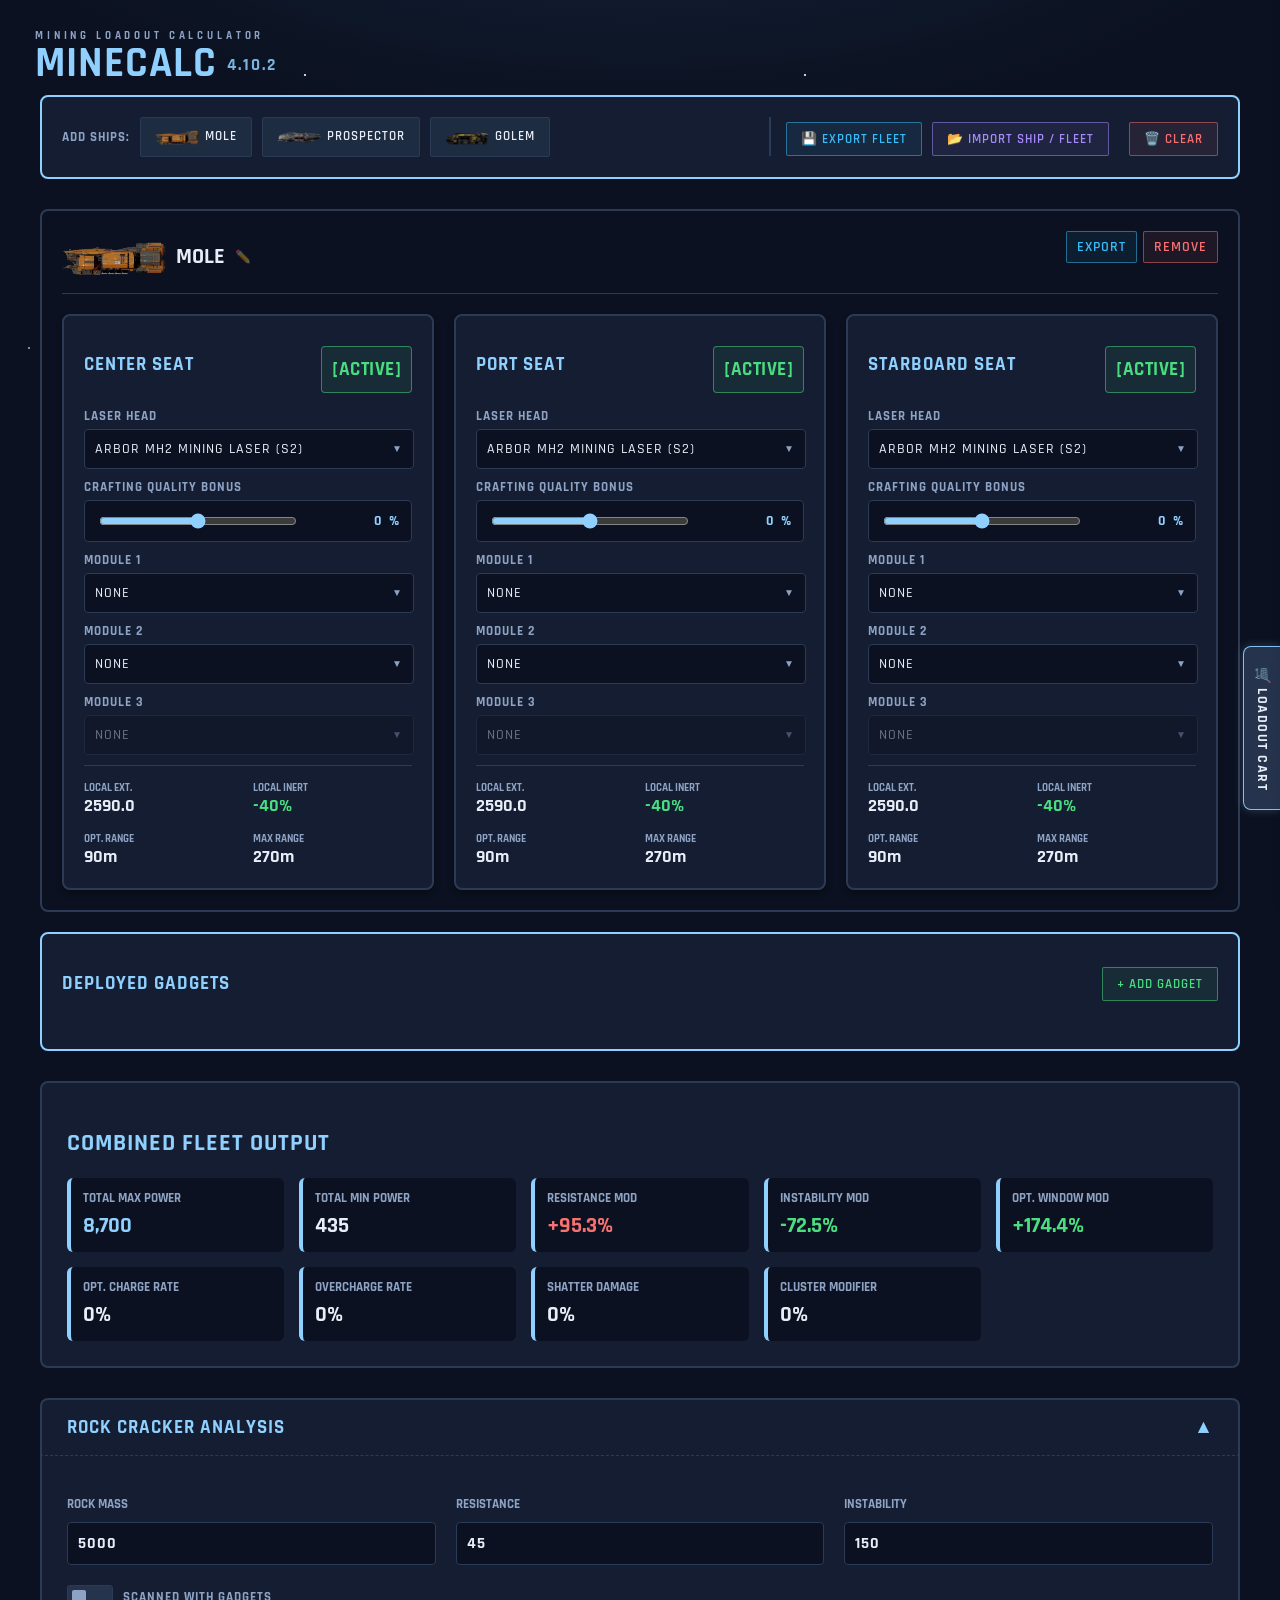
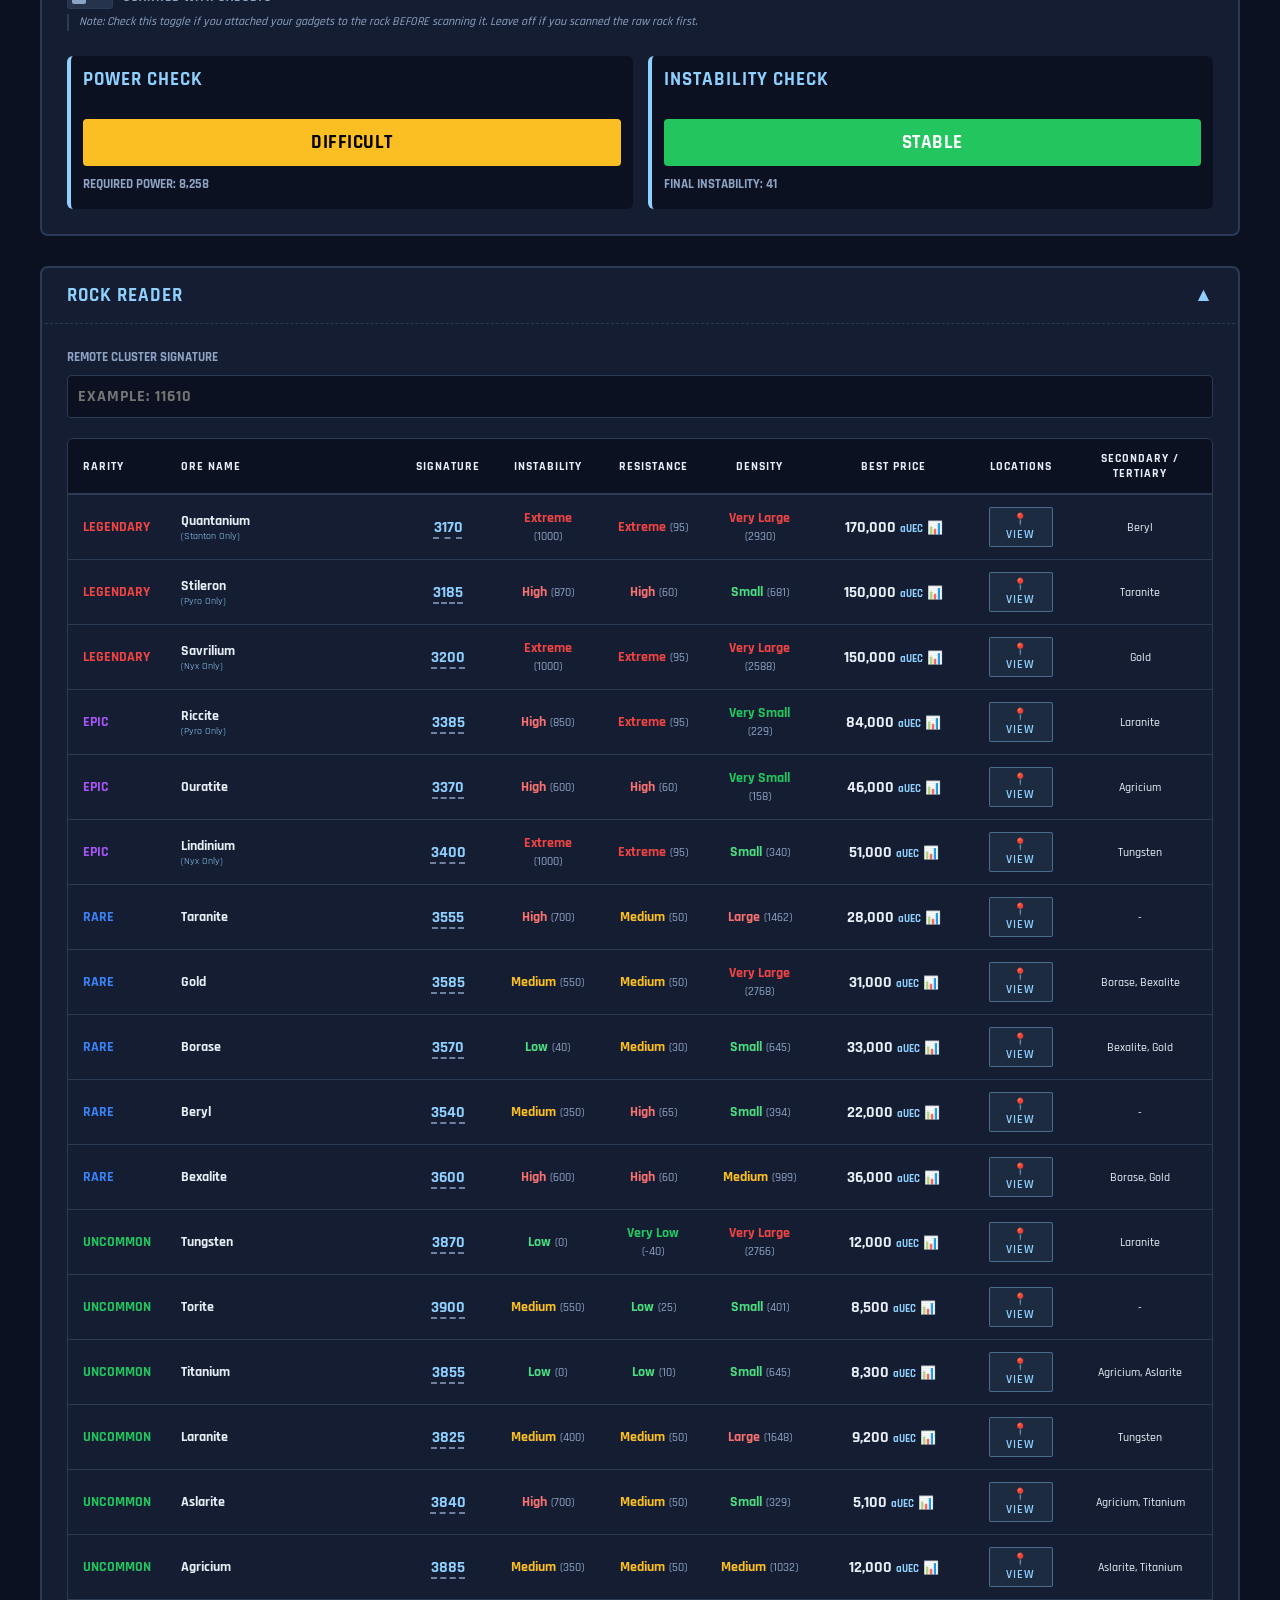
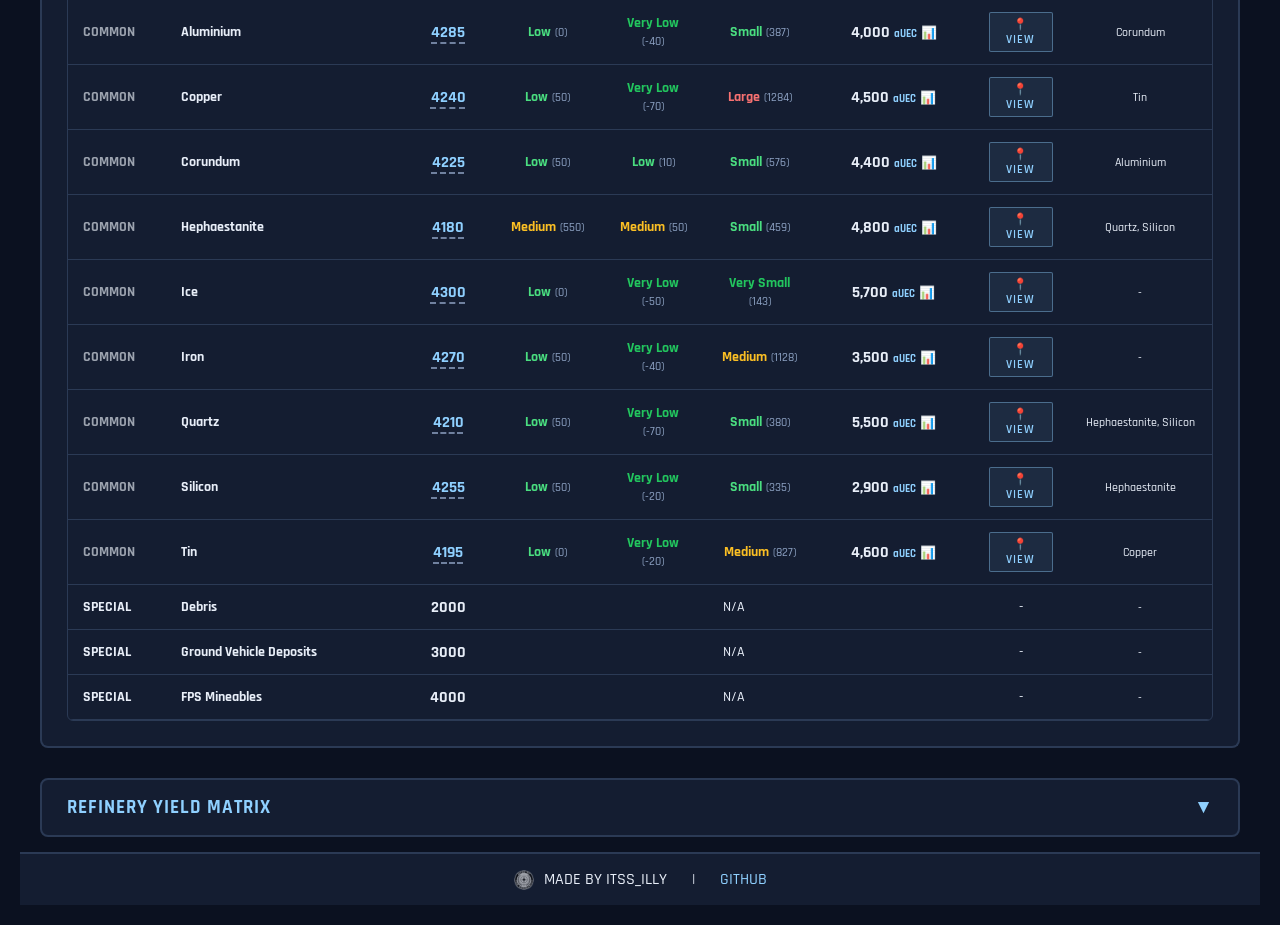
<file: index.html>
<!DOCTYPE html>
<html lang="en">
<head>
    <meta charset="UTF-8">
    <meta name="viewport" content="width=device-width, initial-scale=1.0">
    <title>MineCalc | Star Citizen Mining Calculator</title>
    <meta name="description" content="Optimize Star Citizen mining with MineCalc. Advanced rock-cracking, MOLE/Prospector/Golem loadouts, and accurate ore data in Stanton, Pyro & Nyx.">
    <link rel="icon" type="image/svg+xml" href="MineCalc.svg">
    <meta property="og:type" content="website">
    <meta property="og:url" content="https://minecalc.itssilly.xyz/">
    <meta property="og:title" content="MineCalc | Star Citizen Mining Calculator">
    <meta property="og:description" content="A Star Citizen calculator for mining loadouts, rock breakability, and fleet output.">
    <meta property="og:image" content="minecalc.png">
    <link rel="preconnect" href="https://fonts.googleapis.com">
    <link rel="preconnect" href="https://fonts.gstatic.com" crossorigin>
    <link href="https://fonts.googleapis.com/css2?family=Rajdhani:wght@500;600;700&display=swap" rel="stylesheet">
    <link rel="stylesheet" href="style.css">
</head>
<body>
<div id="app-content" class="container">
    <div class="main-title-container">
        <div class="title-text">
            <div class="title-sub">Mining Loadout Calculator</div>
            <h1>MineCalc <span class="title-version">4.10.2</span></h1>
        </div>
    </div>
    
    <div class="fleet-controls global-card">
        <div class="control-group">
            <span class="control-label">Add Ships:</span>
            <button class="btn" onclick="addShip('MOLE')"><img class="btn-ship-icon" src="assets/images/MOLE.webp" alt="" draggable="false"> MOLE</button>
            <button class="btn" onclick="addShip('PROSPECTOR')"><img class="btn-ship-icon" src="assets/images/PROSPECTOR.webp" alt="" draggable="false"> PROSPECTOR</button>
            <button class="btn" onclick="addShip('GOLEM')"><img class="btn-ship-icon" src="assets/images/GOLEM.webp" alt="" draggable="false"> GOLEM</button>
        </div>
        <div class="control-group" style="border-left: 2px solid var(--border); padding-left: 15px;">
            <div style="display: flex; gap: 10px; margin-top: 5px;">
                <button class="btn btn-export" onclick="exportFleet()">💾 Export Fleet</button>
                <button class="btn btn-import" onclick="triggerImport()">📂 Import Ship / Fleet</button>
                <button class="btn btn-remove" onclick="clearFleet()" style="margin-left: 10px;">🗑️ Clear</button>
            </div>
            <input type="file" id="import-file" accept=".json" style="display: none;" onchange="handleImport(event)">
        </div>
    </div>

    <div id="fleet-container"></div>

    <div class="global-card">
        <div class="gadget-header">
            <h3>Deployed Gadgets</h3>
            <button class="btn btn-add" onclick="addGadgetRow()">+ Add Gadget</button>
        </div>
        <div class="gadget-list" id="gadget-list"></div>
    </div>

    <div class="results-panel">
        <h2>Combined Fleet Output</h2>
        <div class="stats-grid">
            <div class="stat-box"><div class="stat-title">Total Max Power</div><div class="stat-value" id="res-max-power" style="color: var(--accent);">0</div></div>
            <div class="stat-box"><div class="stat-title">Total Min Power</div><div class="stat-value" id="res-min-power">0</div></div>
            <div class="stat-box"><div class="stat-title">Resistance Mod</div><div class="stat-value" id="res-resistance">0%</div></div>
            <div class="stat-box"><div class="stat-title">Instability Mod</div><div class="stat-value" id="res-instability">0%</div></div>
            <div class="stat-box" onmouseenter="showStatTip('window')" onmouseleave="hidePreview()">
                <div class="stat-title">Opt. Window Mod</div>
                <div class="stat-value" id="res-opt-win">0%</div>
            </div>
            <div class="stat-box"><div class="stat-title">Opt. Charge Rate</div><div class="stat-value" id="res-opt-charge">0%</div></div>
            <div class="stat-box"><div class="stat-title">Overcharge Rate</div><div class="stat-value" id="res-overcharge">0%</div></div>
            <div class="stat-box"><div class="stat-title">Shatter Damage</div><div class="stat-value" id="res-shatter">0%</div></div>
            <div class="stat-box"><div class="stat-title">Cluster Modifier</div><div class="stat-value" id="res-cluster">0%</div></div>
        </div>
    </div>

    <div class="accordion-header" onclick="toggleAccordion(this)">
        <h2>Rock Cracker Analysis</h2>
        <span class="accordion-icon">▼</span>
    </div>
    <div class="accordion-content">
        <div class="cracker-grid" style="margin-bottom: 20px;">
            <div class="cracker-input-group">
                <div class="stat-title">Rock Mass</div>
                <input type="number" id="rock-mass" class="cracker-input" value="5000" oninput="calculate()">
            </div>
            <div class="cracker-input-group">
                <div class="stat-title">Resistance</div>
                <input type="number" id="rock-res" class="cracker-input" value="45" oninput="calculate()">
            </div>
            <div class="cracker-input-group">
                <div class="stat-title">Instability</div>
                <input type="number" id="rock-inst" class="cracker-input" value="150" oninput="calculate()">
            </div>
        </div>

        <div style="margin-bottom: 25px;">
            <div class="control-group" style="margin-bottom: 5px;">
                <label class="switch">
                    <input type="checkbox" id="gadgets-scanned" onchange="calculate()">
                    <span class="slider"></span>
                </label>
                <span class="control-label">Scanned WITH Gadgets</span>
            </div>
            <div class="disclaimer">Note: Check this toggle if you attached your gadgets to the rock BEFORE scanning it. Leave off if you scanned the raw rock first.</div>
        </div>

        <div class="stats-grid">
            <div class="stat-box">
                <h3 style="margin-top: 0;">Power Check</h3>
                <div id="crack-power-status" class="status-badge" style="background-color: var(--panel-bg);">Awaiting Input</div>
                <div id="crack-power-required" class="stat-title" style="margin-top: 10px;">Required Power: 0</div>
            </div>
            <div class="stat-box">
                <h3 style="margin-top: 0;">Instability Check</h3>
                <div id="crack-inst-status" class="status-badge" style="background-color: var(--panel-bg);">Awaiting Input</div>
                <div id="crack-inst-final" class="stat-title" style="margin-top: 10px;">Final Instability: 0</div>
            </div>
        </div>
    </div>

    <div class="accordion-header" onclick="toggleAccordion(this)">
        <h2>Rock Reader</h2>
        <span class="accordion-icon">▼</span>
    </div>
    <div class="accordion-content">
        <div style="margin-bottom: 20px;">
            <div class="cracker-input-group">
                <div class="stat-title">Remote Cluster Signature</div>
                <input type="number" id="signatureInput" class="cracker-input" placeholder="Example: 11610" oninput="findOres()" style="width: 100%; box-sizing: border-box;">
            </div>
        </div>

        <div class="table-responsive">
            <table class="minecalc-table" id="rock-reader-table">
                <thead>
                    <tr>
                        <th>Rarity</th>
                        <th>Ore Name</th>
                        <th>Signature</th>
                        <th>Instability</th>
                        <th>Resistance</th>
                        <th>Density</th>
                        <th>Best Price</th>
                        <th>Locations</th>
                        <th>Secondary / Tertiary</th>
                    </tr>
                <tbody id="ore-table-body">
                    </tbody>
            </table>
        </div>
    </div>
    <div class="accordion-header" onclick="toggleAccordion(this)">
        <h2>Refinery Yield Matrix</h2>
        <span class="accordion-icon">▼</span>
    </div>
    <div class="accordion-content">
        <div class="table-responsive">
            <table class="minecalc-table" id="refinery-table">
                <thead>
                    <tr>
                        <th>Refinery</th>
                        <th>System</th>
                        </tr>
                </thead>
                <tbody id="refinery-table-body">
                    </tbody>
            </table>
        </div>
    </div>
</div>

<footer>
    <div class="footer-content">
        <img src="assets/images/MadeByTheCommunity_Black.webp" alt="Made By The Community Logo">
        <span style="margin-right: 15px;">MADE BY ITSS_ILLY</span> | <span style="margin-left: 15px;"><a href="https://github.com/itssilly4u/MineCalc" target="_blank" class="github-link">GITHUB</a></span>
    </div>
</footer>

<script src="game-data.js"></script>
<script src="custom-modules.js"></script>
<script src="oresign.js"></script>

<script src="calculator.js"></script>
<script src="rockreader.js"></script>
<script src="fleet.js"></script>
<script src="refinery.js"></script>

<script src="app.js"></script>

</body>
</html>
</file>
<file: style.css>
:root {
    /* Base Backgrounds & Borders */
    --bg-color: #0b1120;
    --panel-bg: #141d31;
    --border: #2b3a55;
    --border-dark: #551a1a; 

    /* Text Colors */
    --text-main: #e8eef8;
    --text-bright: #ffffff;
    --text-muted: #8ea3c4;

    /* Core Theme Accents */
    --accent: #8fd0ff; 
    --accent-rgb: 143, 208, 255; /* Used for transparent hovers */

    /* Status Colors */
    --good-stat: #4ade80; 
    --good-stat-rgb: 74, 222, 128;
    --bad-stat: #f87171;
    --bad-stat-rgb: 248, 113, 113;
    --impossible: #ef4444;
    --difficult: #fbbf24;
    --crackable: #22c55e;
    --crackable-rgb: 34, 197, 94; /* Used for transparent glows */
    --overpower: #06b6d4;

    /* Action Buttons */
    --btn-export: #38bdf8;
    --btn-export-rgb: 56, 189, 248;
    --btn-import: #a78bfa;
    --btn-import-rgb: 167, 139, 250;

    /* Ore Rarities (Ones that don't match statuses) */
    --rarity-epic: #a855f7;
    --rarity-rare: #3b82f6;
    --rarity-common: #9ca3af;

    /* UI Elements */
    --toggle-bg: #26334d;

    /* System Colors */
    --text-stanton: #4fa3e3;
    --text-nyx: #b164e8;
    --text-pyro: #e88e3c;

    /* Unified Font (mobiGlas / Star Citizen look) */
    --font-body: 'Rajdhani', 'Segoe UI', Tahoma, Geneva, Verdana, sans-serif;
    --font-display: 'Rajdhani', 'Segoe UI', Tahoma, Geneva, Verdana, sans-serif;
}

body {
    font-family: var(--font-body);
    font-weight: 500;
    background-color: var(--bg-color);
    /* Static CSS starfield — no images, no animation, zero runtime cost */
    background-image:
        radial-gradient(ellipse 80% 50% at 50% -20%, rgba(95, 184, 255, 0.12), transparent 70%),
        radial-gradient(3px 3px at 12% 22%, rgba(255, 255, 255, 0.90) 50%, transparent 51%),
        radial-gradient(2px 2px at 38% 68%, rgba(255, 255, 255, 0.60) 50%, transparent 51%),
        radial-gradient(2.5px 2.5px at 61% 15%, rgba(255, 255, 255, 0.80) 50%, transparent 51%),
        radial-gradient(2px 2px at 82% 44%, rgba(255, 255, 255, 0.60) 50%, transparent 51%),
        radial-gradient(2px 2px at 27% 87%, rgba(255, 255, 255, 0.55) 50%, transparent 51%),
        radial-gradient(3px 3px at 91% 78%, rgba(190, 220, 255, 0.75) 50%, transparent 51%),
        radial-gradient(2px 2px at 50% 45%, rgba(255, 255, 255, 0.50) 50%, transparent 51%),
        radial-gradient(2px 2px at 68% 88%, rgba(255, 255, 255, 0.45) 50%, transparent 51%),
        radial-gradient(2.5px 2.5px at 5% 60%, rgba(190, 220, 255, 0.60) 50%, transparent 51%);
    background-size: auto, 440px 440px, 560px 560px, 500px 500px, 620px 620px, 680px 680px, 640px 640px, 480px 480px, 540px 540px, 580px 580px;
    background-attachment: fixed;
    color: var(--text-main);
    margin: 0; 
    padding: 20px;
    display: flex; 
    flex-direction: column;
    min-height: 100vh;
}

/* Browsers (esp. Chrome) override fonts on form controls — force the site font */
button, input, select, textarea {
    font-family: inherit;
}

h1, 
h2, 
h3 { 
    font-family: var(--font-display); 
    font-weight: 700; 
    color: var(--accent); 
    text-transform: uppercase; 
    letter-spacing: 1px; 
}

.container { 
    max-width: 1200px; 
    width: 100%; 
    margin: 0 auto; 
    flex: 1 0 auto; 
}

.setups-grid {
    display: grid;
    grid-template-columns: repeat(3, 1fr);
    gap: 20px;
    margin-bottom: 20px;
}

@media (max-width: 900px) {
    .setups-grid { 
        grid-template-columns: 1fr; 
    }
}

.setup-card {
    background-color: var(--panel-bg);
    border: 2px solid var(--border);
    border-radius: 8px;
    padding: 20px;
    box-shadow: 0 4px 6px rgba(0,0,0,0.3);
    display: flex; 
    flex-direction: column;
    transition: opacity 0.3s, border-color 0.3s;
    box-sizing: border-box; 
    width: 100%;
}

.setup-card label {
    font-size: 0.8em;
    color: var(--text-muted);
    text-transform: uppercase;
    font-weight: bold;
    letter-spacing: 1px;
    margin-bottom: 5px;
    display: block; 
}

.form-group {
    margin-bottom: 10px;
}

.setup-card.off { 
    opacity: 0.5; 
    border-color: var(--border-dark); 
}

.card-header { 
    display: flex; 
    justify-content: space-between; 
    align-items: center; 
    margin-bottom: 15px; 
}

.card-header h3 { 
    margin: 0; 
}

/* Seat Status Badge UI */
.status-badge { 
    cursor: pointer; 
    font-family: inherit; 
    font-size: 0.7em; 
    font-weight: bold; 
    letter-spacing: 0.5px; 
    padding: 2px 8px; 
    border: 1px solid transparent; 
    border-radius: 5px; 
    transition: color .2s, background-color .2s, border-color .2s, box-shadow .2s; 
    white-space: nowrap; 
}

.status-badge.active { 
    color: var(--good-stat); 
    background-color: rgba(var(--good-stat-rgb), 0.08); 
    border-color: rgba(var(--good-stat-rgb), 0.5); 
}

.status-badge.inactive { 
    color: var(--bad-stat); 
    background-color: rgba(var(--bad-stat-rgb), 0.08); 
    border-color: rgba(var(--bad-stat-rgb), 0.5); 
}

.status-badge.active:hover { 
    border-color: var(--good-stat); 
    background-color: rgba(var(--good-stat-rgb), 0.18); 
    box-shadow: 0 0 10px rgba(var(--good-stat-rgb), 0.3); 
}

.status-badge.inactive:hover { 
    border-color: var(--bad-stat); 
    background-color: rgba(var(--bad-stat-rgb), 0.18); 
    box-shadow: 0 0 10px rgba(var(--bad-stat-rgb), 0.3); 
}

/* Toggle Switch (mobiGlas-style) */
.switch { 
    position: relative; 
    display: inline-block; 
    width: 46px; 
    height: 24px; 
    vertical-align: middle; 
    cursor: pointer; 
}

.switch input { 
    position: absolute; 
    opacity: 0; 
    width: 100%; 
    height: 100%; 
    margin: 0; 
    cursor: pointer; 
}

.switch .slider { 
    position: absolute; 
    inset: 0; 
    background: var(--toggle-bg); 
    border: 1px solid var(--border); 
    border-radius: 3px; 
    transition: background 0.25s, border-color 0.25s, box-shadow 0.25s; 
    pointer-events: none; 
}

.switch .slider::before { 
    content: ''; 
    position: absolute; 
    width: 14px; 
    height: 14px; 
    left: 4px; 
    top: 4px; 
    background: var(--text-muted); 
    border-radius: 2px; 
    transition: transform 0.25s, background 0.25s, box-shadow 0.25s; 
}

.switch input:checked ~ .slider { 
    background: rgba(var(--accent-rgb), 0.25); 
    border-color: var(--accent); 
    box-shadow: 0 0 10px rgba(var(--accent-rgb), 0.35), inset 0 0 6px rgba(var(--accent-rgb), 0.2); 
}

.switch input:checked ~ .slider::before { 
    transform: translateX(22px); 
    background: var(--accent); 
    box-shadow: 0 0 8px rgba(var(--accent-rgb), 0.8); 
}

.switch input:focus-visible ~ .slider { 
    outline: 2px solid var(--accent); 
    outline-offset: 2px; 
}

/* Custom Select UI */
.custom-select { 
    position: relative; 
    width: 100%; 
    background-color: var(--bg-color); 
    border: 1px solid var(--border); 
    border-radius: 4px; 
    cursor: pointer; 
    user-select: none; 
    transition: border-color 0.2s; 
}

.custom-select.open { 
    border-color: var(--accent); 
}

.custom-select.disabled { 
    opacity: 0.4; 
    cursor: not-allowed; 
    pointer-events: none; 
}

.cs-display { 
    padding: 10px; 
    display: flex; 
    justify-content: space-between; 
    align-items: center; 
    color: var(--text-main); 
    font-size: 0.9em; 
    text-transform: uppercase; 
    letter-spacing: 1px;
}

.cs-display::after { 
    content: '▼'; 
    font-size: 0.7em; 
    color: var(--text-muted); 
}

.cs-options { 
    position: absolute; 
    top: calc(100% + 5px); 
    left: 0; 
    right: 0; 
    background-color: var(--bg-color); 
    border: 1px solid var(--accent); 
    border-radius: 4px; 
    max-height: 250px; 
    overflow-y: auto; 
    display: none; 
    z-index: 100; 
    box-shadow: 0 4px 12px rgba(0,0,0,0.5); 
}

.cs-optgroup { 
    padding: 8px 10px; 
    font-size: 0.75em; 
    color: var(--bg-color); 
    background-color: var(--accent); 
    font-weight: bold; 
    text-transform: uppercase; 
}

.cs-option { 
    padding: 10px 15px; 
    color: var(--text-main); 
    font-size: 0.9em; 
    transition: background-color 0.2s, color 0.2s; 
    text-transform: uppercase; 
    letter-spacing: 1px;
}

.cs-option:hover { 
    background-color: var(--panel-bg); 
    color: var(--accent); 
}

.cs-display, 
.cs-option { 
    white-space: normal; 
    word-wrap: break-word; 
}

/* Tooltip UI */
.item-preview-tooltip { 
    position: fixed; 
    background-color: var(--bg-color); 
    border: 1px solid var(--accent); 
    border-radius: 8px; 
    padding: 15px; 
    color: var(--text-main); 
    pointer-events: none; 
    z-index: 9999; 
    display: none; 
    box-shadow: 0 8px 16px rgba(0,0,0,0.8); 
    min-width: 240px; 
}

.item-preview-tooltip h4 { 
    margin: 0 0 10px 0; 
    color: var(--accent); 
    font-size: 1em; 
    border-bottom: 1px solid var(--border); 
    padding-bottom: 5px; 
    text-transform: uppercase; 
}

.preview-stat-row { 
    display: flex; 
    justify-content: space-between; 
    margin-bottom: 4px; 
    font-size: 0.9em; 
    font-weight: bold; 
}

.preview-label { 
    color: var(--text-muted); 
    text-transform: uppercase; 
    font-size: 0.8em; 
}

.global-card { 
    background-color: var(--panel-bg); 
    border: 2px solid var(--accent); 
    border-radius: 8px; 
    padding: 20px; 
    margin-bottom: 30px; 
}

.gadget-header { 
    display: flex; 
    justify-content: space-between; 
    align-items: center; 
    margin-bottom: 15px; 
}

.gadget-list { 
    display: flex; 
    flex-direction: column; 
    gap: 10px; 
}

.gadget-row { 
    display: flex; 
    align-items: center; 
    gap: 10px; 
}

.btn { 
    background: rgba(var(--accent-rgb), 0.08); 
    border: 1px solid var(--border); 
    color: var(--text-main); 
    padding: 8px 14px; 
    border-radius: 2px; 
    cursor: pointer; 
    font-family: inherit; 
    font-size: 0.8em; 
    font-weight: 600; 
    letter-spacing: 1px; 
    text-transform: uppercase; 
    transition: all 0.2s; 
}

.btn:hover { 
    border-color: var(--accent); 
    color: var(--accent); 
    background: rgba(var(--accent-rgb), 0.15); 
    box-shadow: 0 0 10px rgba(var(--accent-rgb), 0.25); 
}

.btn:active { 
    transform: translateY(1px); 
}

.btn-add { 
    color: var(--good-stat); 
    border-color: rgba(var(--good-stat-rgb), 0.5); 
    background: rgba(var(--good-stat-rgb), 0.08); 
}

.btn-add:hover { 
    color: var(--good-stat); 
    border-color: var(--good-stat); 
    background: rgba(var(--good-stat-rgb), 0.18); 
    box-shadow: 0 0 10px rgba(var(--good-stat-rgb), 0.3); 
}

.btn-remove { 
    color: var(--bad-stat); 
    border-color: rgba(var(--bad-stat-rgb), 0.5); 
    background: rgba(var(--bad-stat-rgb), 0.08); 
}

.btn-remove:hover { 
    color: var(--bad-stat); 
    border-color: var(--bad-stat); 
    background: rgba(var(--bad-stat-rgb), 0.18); 
    box-shadow: 0 0 10px rgba(var(--bad-stat-rgb), 0.3); 
}

.results-panel { 
    background-color: var(--panel-bg); 
    border: 2px solid var(--border); 
    border-radius: 8px; 
    padding: 25px; 
    margin-bottom: 30px; 
}

.stats-grid { 
    display: grid; 
    grid-template-columns: repeat(auto-fit, minmax(180px, 1fr)); 
    gap: 15px; 
}

.stat-box { 
    background-color: var(--bg-color); 
    padding: 12px; 
    border-radius: 6px; 
    border-left: 4px solid var(--accent); 
    display: flex; 
    flex-direction: column; 
    justify-content: center; 
}

.stat-title { 
    font-size: 0.8em; 
    color: var(--text-muted); 
    text-transform: uppercase; 
    margin-bottom: 5px; 
    font-weight: bold; 
}

.stat-value { 
    font-size: 1.4em; 
    font-weight: bold; 
}

/* Rock Cracker Section */
.cracker-grid { 
    display: grid; 
    grid-template-columns: repeat(auto-fit, minmax(200px, 1fr)); 
    gap: 20px; 
    margin-top: 15px; 
}

.cracker-input-group { 
    display: flex; 
    flex-direction: column; 
    gap: 5px; 
}

.cracker-input { 
    background: var(--bg-color); 
    border: 1px solid var(--border); 
    color: var(--text-main); 
    padding: 10px; 
    border-radius: 4px; 
    font-size: 1em; 
    text-transform: uppercase; 
    letter-spacing: 1px; 
    font-weight: bold;
}

.status-badge { 
    padding: 10px; 
    border-radius: 4px; 
    text-align: center; 
    font-weight: bold; 
    text-transform: uppercase; 
    margin-top: 10px; 
    font-size: 1.2em;
}

.operator-results { 
    margin-top: auto; 
    padding-top: 15px; 
    border-top: 1px solid var(--border); 
    display: grid; 
    grid-template-columns: 1fr 1fr; 
    gap: 15px 10px; 
    cursor: help; 
}

.local-stat { 
    display: flex; 
    flex-direction: column; 
}

.local-stat .label { 
    color: var(--text-muted); 
    font-size: 0.7em; 
    text-transform: uppercase; 
    font-weight: bold; 
}

.local-stat .value { 
    font-size: 1.1em; 
    font-weight: bold; 
}

.disclaimer {
    font-size: 0.75em; 
    color: var(--text-muted); 
    font-style: italic; 
    margin-bottom: 15px; 
    line-height: 1.4; 
    border-left: 2px solid var(--border); 
    padding-left: 10px;
}

footer { 
    background-color: var(--panel-bg); 
    border-top: 2px solid var(--border); 
    padding: 15px 0; 
    margin-top: auto; 
    width: 100%; 
}

.footer-content { 
    max-width: 1200px; 
    margin: 0 auto; 
    display: flex; 
    justify-content: center; 
    align-items: center; 
    gap: 10px; 
}

.github-link { 
    font-size: 16px; 
    color: var(--accent); 
    text-transform: uppercase; 
    text-decoration: none; 
}

.footer-content img {
    height: 20px; 
    width: auto; 
    opacity: 0.6;
}

.footer-content a:hover {
    color: var(--text-bright); 
    text-decoration: underline;
}

#loading { 
    text-align: center; 
    padding: 50px; 
    font-size: 1.5em; 
    color: var(--accent); 
}

#app-content { 
    display: none; 
}

/* Accordion UI */
.accordion-header {
    background-color: var(--panel-bg);
    border: 2px solid var(--border);
    border-radius: 8px;
    padding: 15px 25px;
    margin-bottom: 15px;
    cursor: pointer;
    display: flex;
    justify-content: space-between;
    align-items: center;
    transition: border-color 0.2s;
}

.accordion-header:hover { 
    border-color: var(--accent); 
}

.accordion-header h2 { 
    margin: 0; 
    font-size: 1.2em; 
}

.accordion-icon { 
    font-size: 1.2em; 
    color: var(--accent); 
    transition: transform 0.3s ease; 
}

.accordion-header.active { 
    border-radius: 8px 8px 0 0; 
    margin-bottom: 0; 
    border-bottom: 1px dashed var(--border); 
}

.accordion-header.active .accordion-icon { 
    transform: rotate(180deg); 
}

.accordion-content { 
    background-color: var(--panel-bg); 
    border: 2px solid var(--border); 
    border-top: none; 
    border-radius: 0 0 8px 8px; 
    padding: 25px; 
    margin-bottom: 30px; 
    display: none; 
}

/* RockReader Specific Styles */
.action-button {
    padding: 12px 20px;
    font-size: 1rem;
    font-weight: bold;
    text-transform: uppercase;
    color: var(--bg-color);
    background-color: var(--accent); 
    border: none;
    border-radius: 6px;
    cursor: pointer;
    transition: background-color 0.2s;
    width: 100%;
    height: 45px;
}

.action-button:hover { 
    background-color: #85c8ff; 
}

.results-container { 
    margin-top: 25px; 
    border-top: 1px solid var(--border);
    padding-top: 20px;
}

.match-item {
    background-color: rgba(0, 0, 0, 0.2);
    border: 1px solid var(--border);
    padding: 12px 15px;
    border-radius: 6px;
    margin-bottom: 8px;
    display: flex;
    justify-content: space-between;
    align-items: center;
}

.match-name { 
    font-weight: bold; 
    color: var(--text-bright); 
}

.match-count { 
    color: var(--accent); 
    font-size: 0.9em; 
    text-transform: uppercase; 
    font-weight: bold; 
}

/* RESPONSIVE FLEET BUILDER STYLES */
.fleet-controls { 
    display: flex; 
    flex-wrap: wrap; 
    gap: 15px; 
    align-items: center; 
    justify-content: space-between; 
}

.control-group { 
    display: flex; 
    align-items: center; 
    gap: 10px; 
    flex-wrap: wrap; 
}

.control-label { 
    font-size: 0.8em; 
    color: var(--text-muted); 
    text-transform: uppercase; 
    font-weight: bold; 
    letter-spacing: 1px; 
}

.btn-export { 
    color: var(--btn-export); 
    border-color: rgba(var(--btn-export-rgb), 0.5); 
    background: rgba(var(--btn-export-rgb), 0.08); 
}

.btn-export:hover { 
    color: var(--btn-export); 
    border-color: var(--btn-export); 
    background: rgba(var(--btn-export-rgb), 0.18); 
    box-shadow: 0 0 10px rgba(var(--btn-export-rgb), 0.3); 
}

.btn-import { 
    color: var(--btn-import); 
    border-color: rgba(var(--btn-import-rgb), 0.5); 
    background: rgba(var(--btn-import-rgb), 0.08); 
}

.btn-import:hover { 
    color: var(--btn-import); 
    border-color: var(--btn-import); 
    background: rgba(var(--btn-import-rgb), 0.18); 
    box-shadow: 0 0 10px rgba(var(--btn-import-rgb), 0.3); 
}

#fleet-container { 
    display: flex; 
    flex-wrap: wrap; 
    align-items: flex-start; 
    gap: 20px; 
    margin-bottom: 20px; 
}

.ship-container { 
    background-color: var(--bg-color); 
    border: 2px solid var(--border); 
    border-radius: 8px; 
    padding: 20px; 
    box-sizing: border-box; 
    width: 100%; 
}

.ship-container[data-type="MOLE"] { 
    width: 100%; 
}

@media (min-width: 950px) {
    .ship-container[data-type="PROSPECTOR"], 
    .ship-container[data-type="GOLEM"] { 
        width: calc(33.333% - 14px); 
    }
}

@media (min-width: 650px) and (max-width: 949px) {
    .ship-container[data-type="PROSPECTOR"], 
    .ship-container[data-type="GOLEM"] { 
        width: calc(50% - 10px); 
    }
}

.ship-header { 
    display: flex; 
    justify-content: space-between; 
    align-items: flex-start; 
    margin-bottom: 20px; 
    padding-bottom: 10px; 
    border-bottom: 1px solid var(--border); 
    flex-wrap: wrap; 
    gap: 10px; 
}

.ship-header h2 { 
    margin: 0; 
    color: var(--text-bright); 
    font-size: 1.4em; 
    display: flex; 
    align-items: center; 
    gap: 10px; 
}

.ship-header-controls { 
    display: flex; 
    gap: 6px; 
    flex-wrap: wrap; 
}

.ship-header-controls .btn { 
    padding: 6px 10px; 
    font-size: 0.85em; 
}

.ship-container .setups-grid { 
    margin-bottom: 0; 
}

.ship-title-container { 
    display: flex; 
    align-items: center; 
    gap: 10px; 
    flex-wrap: wrap; 
}

.ship-title-text { 
    font-size: 1.4em; 
    color: var(--text-main); 
    margin: 0; 
    font-weight: bold; 
    cursor: pointer; 
}

.ship-name-input { 
    font-size: 1.2em; 
    padding: 4px 8px; 
    border-radius: 4px; 
    border: 1px solid var(--accent); 
    background: var(--bg-color); 
    color: var(--text-main); 
    display: none; 
    font-weight: bold; 
    font-family: inherit; 
    width: 150px; 
}

.edit-icon { 
    font-size: 0.8em; 
    cursor: pointer; 
    opacity: 0.4; 
    transition: opacity 0.2s; 
}

.edit-icon:hover { 
    opacity: 1; 
}

.ship-container[data-type="PROSPECTOR"] .setups-grid, 
.ship-container[data-type="GOLEM"] .setups-grid { 
    grid-template-columns: 1fr; 
}

/* --- Ore Database Table Styles --- */
.table-responsive { 
    overflow-x: auto; 
    margin-top: 15px; 
    border-radius: 6px; 
    border: 1px solid var(--border); 
}

.minecalc-table { 
    width: 100%; 
    border-collapse: collapse; 
    text-align: left; 
    font-size: 0.9em; 
    min-width: 800px; 
}

.minecalc-table th { 
    background-color: var(--bg-color); 
    color: var(--text-main); 
    padding: 12px 15px; 
    border-bottom: 2px solid var(--border); 
    text-transform: uppercase; 
    letter-spacing: 1px; 
    font-size: 0.8em; 
}

.minecalc-table td { 
    padding: 12px 15px; 
    border-bottom: 1px solid var(--border); 
    color: var(--text-main); 
}

.minecalc-table tr:hover { 
    background-color: rgba(var(--accent-rgb), 0.05); 
}

/* Rarity Colors (Hooked to variables) */
.minecalc-table td.rarity-legendary { 
    color: var(--impossible); 
    font-weight: bold; 
    text-transform: uppercase; 
} 

.minecalc-table td.rarity-epic { 
    color: var(--rarity-epic); 
    font-weight: bold; 
    text-transform: uppercase; 
} 

.minecalc-table td.rarity-rare { 
    color: var(--rarity-rare); 
    font-weight: bold; 
    text-transform: uppercase; 
} 

.minecalc-table td.rarity-uncommon { 
    color: var(--crackable); 
    font-weight: bold; 
    text-transform: uppercase; 
} 

.minecalc-table td.rarity-common { 
    color: var(--rarity-common); 
    font-weight: bold; 
    text-transform: uppercase; 
} 

#rock-reader-table th:nth-child(2), 
#rock-reader-table td.ore-name-cell {
    width: 205px; 
    min-width: 205px;
    position: relative;
}

/* Table cells are not selectable; expanded detail rows keep selectable text */
#rock-reader-table {
    -webkit-user-select: none;
    user-select: none;
}

#rock-reader-table tr.loc-details-row,
#rock-reader-table tr.sig-details-row,
#rock-reader-table tr.price-details-row {
    -webkit-user-select: text;
    user-select: text;
}

#rock-reader-table td.pin-clickable {
    cursor: pointer;
    transition: background-color 0.15s;
}

/* Hold-to-pin progress sweep */
#rock-reader-table td.pin-clickable::before {
    content: '';
    position: absolute;
    top: 0;
    bottom: 0;
    left: 0;
    width: 0;
    background: rgba(var(--accent-rgb), 0.18);
    pointer-events: none;
}

#rock-reader-table td.pin-clickable.pin-holding::before {
    width: 100%;
    transition: width 1s linear;
}

#rock-reader-table td.pin-clickable.pin-holding::after {
    content: '[HOLD...]';
    color: var(--accent);
    opacity: 1;
}

#rock-reader-table td.pin-clickable:hover {
    background-color: rgba(var(--accent-rgb), 0.10);
}

#rock-reader-table td.pin-clickable::after {
    content: '[PIN]';
    position: absolute;
    top: 10px;
    right: 12px;
    font-size: 0.7em;
    font-weight: bold;
    letter-spacing: 0.5px;
    color: var(--text-muted);
    opacity: 0;
    transition: opacity 0.15s;
    pointer-events: none;
}

#rock-reader-table td.pin-clickable:hover::after {
    opacity: 1;
}

#rock-reader-table td.pin-clickable.pinned::after {
    content: '[PINNED]';
    color: var(--accent);
    opacity: 1;
}

#rock-reader-table td.pin-clickable.pinned:hover::after {
    content: '[UNPIN]';
    color: var(--bad-stat);
}

#rock-reader-table th:nth-child(n+3),
#rock-reader-table td:nth-child(n+3) {
    text-align: center;
}

#rock-reader-table td.price-clickable {
    color: var(--accent);
    font-weight: bold;
    cursor: pointer;
}

#rock-reader-table td.price-cell-empty {
    color: var(--text-muted);
}


#rock-reader-table th, 
#rock-reader-table td.ore-name-cell,
#rock-reader-table td.sig-clickable,
#rock-reader-table td.price-clickable {
    white-space: nowrap; 
}


#rock-reader-table th:nth-child(7),
#rock-reader-table td.price-clickable {
    width: 130px;
    min-width: 130px;
}


#rock-reader-table th:last-child,
#rock-reader-table td:last-child {
    width: auto;
    white-space: normal; 
}


.price-details-row td {
    white-space: normal !important; 
}

/* --- Refinery Table  --- */

#refinery-table th:first-child,
#refinery-table td:first-child {
    position: sticky;
    left: 0;
    background-color: var(--panel-bg);
    z-index: 11;
    box-shadow: 2px 0 0 0 var(--border);
}

#refinery-table th:first-child {
    background-color: var(--bg-color);
    z-index: 12 !important;
}

#refinery-table th:nth-child(2),
#refinery-table td:nth-child(2) {
    padding-right: 30px;
    text-align: left;
    border-left: none; 
}

#refinery-table {
    border-collapse: separate; 
    border-spacing: 0;
}

/* Rating Colors (Hooked to variables) */
.rating-extreme { 
    color: var(--impossible); 
    font-weight: bold; 
} 

.rating-high { 
    color: var(--bad-stat); 
    font-weight: bold; 
} 

.rating-medium { 
    color: var(--difficult); 
    font-weight: bold; 
} 

.rating-low { 
    color: var(--good-stat); 
    font-weight: bold; 
} 

.rating-very-low { 
    color: var(--crackable); 
    font-weight: bold; 
} 

/* --- Rock Reader Table Highlights --- */
.minecalc-table tr.highlight-match { 
    background-color: rgba(var(--crackable-rgb), 0.15); 
    border: 2px solid var(--crackable); 
}

.cluster-badge { 
    background-color: var(--crackable); 
    color: var(--text-bright); 
    padding: 2px 8px; 
    border-radius: 4px; 
    font-size: 0.75em; 
    font-weight: bold; 
    text-transform: uppercase; 
    margin-left: 10px; 
    vertical-align: middle; 
}

.sig-clickable { 
    cursor: pointer; 
    text-decoration: underline dashed var(--text-muted); 
    text-underline-offset: 5px; 
    transition: color 0.2s; 
}

.sig-clickable:hover { 
    color: var(--text-bright) !important; 
}

.sig-details-row td { 
    background-color: rgba(0, 0, 0, 0.15); 
    box-shadow: inset 0 3px 6px rgba(0,0,0,0.1); 
}

/* Header Logo Styles */
.main-title-container { 
    display: flex; 
    align-items: center;  
    margin-bottom: 10px; 
    margin-top: 10px; 
    margin-left: -5px; 
}

.site-logo { 
    height: 40px; 
    width: auto; 
}

.main-title-container h1 { 
    margin: 0; 
    font-size: 42px; 
    line-height: 1; 
}

.title-text { 
    display: flex; 
    flex-direction: column; 
    line-height: 1.15; 
}

.title-sub { 
    font-size: 11px; 
    letter-spacing: 0.35em; 
    text-transform: uppercase; 
    color: var(--text-muted); 
    font-weight: bold; 
}

.title-version { 
    font-size: 0.4em; 
    color: var(--accent); 
    opacity: 0.85; 
    letter-spacing: 0.12em; 
    vertical-align: middle; 
}

.btn-ship-icon { 
    height: 22px; 
    width: auto; 
    display: inline-block; 
    vertical-align: middle; 
    margin-right: 2px; 
}

.ship-header h2 .ship-icon { 
    height: 52px; 
    width: auto; 
    display: block; 
    flex-shrink: 0; 
    background: transparent; 
}

/* --- SHOPPING CART UI --- */
/* Binder-tab style: vertical tab flush against the right edge */
#mc-cart-btn {
    position: fixed;
    bottom: 90px;
    right: 0;
    z-index: 999;
    writing-mode: vertical-rl;
    background: var(--toggle-bg);
    color: var(--main-text);
    border: 1px solid rgba(var(--accent-rgb), 0.9);
    border-right: none;
    border-radius: 8px 0 0 8px;
    padding: 18px 9px;
    font-family: inherit;
    font-size: 0.85em;
    font-weight: 700;
    letter-spacing: 1.5px;
    text-transform: uppercase;
    cursor: pointer;
    box-shadow: 0 0 10px rgba(var(--accent-rgb), 0.25);
    transition: background-color 0.2s, border-color 0.2s, box-shadow 0.2s, transform 0.1s, right .3s ease;
}
#mc-cart-btn:hover {
    border-color: #ffffff;
    box-shadow: 0 0 14px rgba(var(--accent-rgb), 0.45);
}
#mc-cart-btn:active {
    transform: translateX(2px);
}
/* Rotate the cart emoji to match the vertical text */
#mc-cart-btn .mc-cart-ico {
    display: inline-block;
    transform: rotate(90deg);
}
/* Panel open: the tab rides along the panel's left edge, like a drawer pull */
body:has(#mc-cart-panel.open) #mc-cart-btn {
    right: 380px;
}
#mc-cart-panel {
    position: fixed;
    top: 0;
    right: -400px;
    width: 380px;
    max-width: 100vw;
    height: 100vh;
    background: var(--panel-bg);
    color: var(--text-main);
    z-index: 1000;
    transition: right 0.3s ease;
    box-shadow: -5px 0 15px rgba(0,0,0,0.8);
    display: flex;
    flex-direction: column;
    border-left: 2px solid var(--border);
}
#mc-cart-panel.open { 
    right: 0; 
}
.mc-cart-header {
    padding: 20px;
    background: var(--bg-color);
    display: flex;
    justify-content: space-between;
    align-items: center;
    border-bottom: 2px solid var(--border);
}
.mc-cart-header h3 { 
    margin: 0; 
    font-size: 1.2rem; 
}
.mc-close-btn { 
    background: none; 
    border: none; 
    color: var(--text-muted); 
    font-size: 1.5rem; 
    cursor: pointer; 
    transition: color 0.2s; 
}
.mc-close-btn:hover { 
    color: var(--bad-stat); 
}
.mc-cart-controls {
    padding: 10px 20px;
    background: var(--panel-bg);
    border-bottom: 1px solid var(--border);
    display: flex;
    align-items: center;
    gap: 10px;
    font-size: 0.9em;
    color: var(--text-muted);
}
.mc-cart-list { 
    flex: 1; 
    overflow-y: auto; 
    padding: 20px; 
    display: flex; 
    flex-direction: column; 
    gap: 15px; 
}
.mc-cart-item {
    background: var(--bg-color);
    padding: 12px;
    border-radius: 6px;
    border-left: 4px solid transparent;
    border: 1px solid var(--border);
}
.mc-cart-item.equipped { border-left-color: var(--accent); }
.mc-cart-item.pinned { border-left-color: var(--btn-export); }

.mc-item-header { 
    display: flex; 
    justify-content: space-between; 
    align-items: center; 
    margin-bottom: 8px; 
}
.mc-item-name { 
    font-weight: bold; 
    flex: 1; 
    color: var(--text-bright); 
    text-transform: uppercase; 
    font-size: 0.9em;
}
.mc-item-qty { 
    background: var(--accent); 
    color: var(--bg-color); 
    padding: 2px 8px; 
    border-radius: 12px; 
    font-size: 0.8em; 
    font-weight: bold; 
    margin-right: 10px; 
}
.mc-pin-btn { 
    font-family: inherit; 
    cursor: pointer; 
    font-size: 0.7em; 
    font-weight: bold; 
    letter-spacing: 0.5px; 
    padding: 2px 8px; 
    border-radius: 5px; 
    white-space: nowrap; 
    color: var(--text-muted); 
    background-color: rgba(148, 163, 184, 0.10); 
    border: 1px solid var(--border); 
    transition: color .2s, background-color .2s, border-color .2s; 
}
.mc-pin-btn:hover { filter: brightness(1.2); }
.mc-pin-btn.active { 
    color: var(--btn-export); 
    background-color: rgba(56, 189, 248, 0.12); 
    border-color: var(--btn-export); 
}
.mc-shop-select {
    width: 100%;
    padding: 8px;
    background: var(--panel-bg);
    color: var(--text-main);
    border: 1px solid var(--border);
    border-radius: 4px;
    font-size: 0.85em;
    cursor: pointer;
}
.mc-shop-select:focus { 
    border-color: var(--accent); 
    outline: none; 
}
.mc-cart-footer {
    padding: 20px;
    background: var(--bg-color);
    border-top: 2px solid var(--border);
    text-align: right;
    font-size: 1.2em;
    font-weight: bold;
    color: var(--text-main);
}

/* --- CART SEARCH UI --- */
.mc-controls-wrapper {
    display: flex;
    align-items: center;
    width: 100%;
    justify-content: space-between;
}
.mc-show-all-wrap {
    display: flex;
    align-items: center;
    gap: 10px;
}
.mc-search-container {
    display: flex;
    align-items: center;
    justify-content: flex-end;
}
#mc-cart-search {
    width: 0;
    padding: 0;
    border: 1px solid transparent;
    background: var(--bg-color);
    color: var(--text-main);
    border-radius: 4px;
    transition: all 0.3s ease;
    opacity: 0;
    font-size: 0.9em;
    pointer-events: none;
}
.mc-search-container.open #mc-cart-search {
    width: 140px;
    padding: 4px 8px;
    border: 1px solid var(--border);
    opacity: 1;
    margin-right: 8px;
    pointer-events: auto;
}
#mc-cart-search:focus {
    outline: none;
    border-color: var(--accent);
}
.mc-search-toggle {
    background: none;
    border: none;
    color: var(--text-muted);
    cursor: pointer;
    font-size: 1.1em;
    transition: color 0.2s, transform 0.2s;
    padding: 2px;
}
.mc-search-toggle:hover {
    color: var(--accent);
    transform: scale(1.1);
}


/* --- ROCK READER DETAIL ROWS & TOOLTIPS --- */
.tooltip-header { margin-bottom: 8px; border-bottom: 1px solid var(--border); padding-bottom: 5px; font-size: 1em; }
.tooltip-row-container { display: flex; flex-direction: column; gap: 6px; font-size: 0.9em; }
.tooltip-row { display: flex; align-items: baseline; }
.tooltip-sys-label { 
    font-weight: bold; 
    width: 85px; 
    flex-shrink: 0; 
    display: inline-block; 
}
.tooltip-footer { margin-top: 10px; font-size: 0.8em; color: var(--text-muted); font-style: italic; text-align: center; border-top: 1px dashed var(--border); padding-top: 5px; }

.detail-row-wrapper { padding: 10px 15px; border-left: 3px solid var(--accent); background-color: rgba(0,0,0,0.1); }
.detail-row-header { color: var(--text-muted); font-size: 0.8em; text-transform: uppercase; margin-bottom: 10px; display: flex; justify-content: space-between; align-items: center; }
.detail-cards-container { display: flex; gap: 15px; flex-wrap: wrap; align-items: stretch; justify-content: flex-start; }

.recommendation-card {
    flex: 0 1 auto !important;
    min-height: auto !important;
    margin-bottom: 10px;
    width: 100%;
}
.detail-card { background: var(--bg-color); border: 1px solid var(--border); padding: 8px 15px; border-radius: 6px; flex: 1 1 200px; max-width: 350px; text-align: left; }
.detail-card.center-text { 
    text-align: center; 
    flex: 1 1 120px;
    max-width: 150px; 
}
.card-sys-header { font-size: 0.8em; text-transform: uppercase; font-weight: bold; margin-bottom: 6px; border-bottom: 1px solid rgba(255,255,255,0.1); padding-bottom: 4px; }
.card-content-chips { display: flex; flex-wrap: wrap; gap: 6px; font-size: 0.85em; color: var(--text-main); }
.loc-chip { background: rgba(255,255,255,0.05); padding: 3px 8px; border-radius: 4px; border: 1px solid rgba(255,255,255,0.1); }

.show-more-card { background: rgba(var(--accent-rgb), 0.1); border: 1px dashed var(--accent); padding: 8px 15px; border-radius: 6px; flex: 1 1 200px; max-width: 250px; display: flex; align-items: center; justify-content: center; cursor: pointer; color: var(--accent); font-weight: bold; text-align: center; transition: background 0.2s; }
.show-more-card:hover { background: rgba(var(--accent-rgb), 0.2); }
.show-less-btn { cursor: pointer; color: var(--accent); font-weight: bold; transition: color 0.2s; }
.show-less-btn:hover { color: var(--text-bright); text-decoration: underline; }

.price-val { color: var(--text-main); font-weight: bold; font-size: 1.1em; }
.price-unit { font-size: 0.7em; color: var(--accent); }
.price-loc { color: var(--text-main); font-size: 0.85em; font-weight: bold; margin-bottom: 4px; white-space: nowrap; overflow: hidden; text-overflow: ellipsis; }

.action-badge { color: var(--accent); font-weight: 600; font-size: 0.8em; letter-spacing: 1px; text-transform: uppercase; background: rgba(var(--accent-rgb), 0.08); padding: 4px 8px; border-radius: 2px; border: 1px solid rgba(var(--accent-rgb), 0.4); display: inline-block; transition: background 0.2s, box-shadow 0.2s; cursor: pointer; text-align: center; }
.action-badge:hover { background: rgba(var(--accent-rgb), 0.18); box-shadow: 0 0 8px rgba(var(--accent-rgb), 0.3); }

.sys-stanton { color: var(--text-stanton); }
.sys-nyx { color: var(--text-nyx); }
.sys-pyro { color: var(--text-pyro); }
.sys-unknown { color: var(--text-muted); }

.quality-slider-container {
    display: flex;
    align-items: center;
    background: var(--bg-color);
    padding: 8px 12px;
    border: 1px solid var(--border);
    border-radius: 4px;
}

.quality-slider {
    flex: 1;
    margin-right: 15px;
    accent-color: var(--accent);
    cursor: pointer;
}

.quality-input-wrapper {
    display: flex;
    align-items: center;
    justify-content: flex-end;
}

.quality-number {
    width: 65px; 
    background: transparent;
    border: 1px solid transparent;
    color: var(--accent);
    font-weight: bold;
    font-size: 0.9em;
    text-align: right;
    padding: 2px 4px;
    border-radius: 4px;
    outline: none;
    font-family: inherit;
    transition: border-color 0.2s, background-color 0.2s;
}

.quality-number:focus {
    border-color: var(--accent);
    background: var(--panel-bg);
}

/* Hide the up/down arrows on number inputs */
.quality-number::-webkit-outer-spin-button,
.quality-number::-webkit-inner-spin-button {
    -webkit-appearance: none;
    margin: 0;
}
.quality-number[type=number] {
    -moz-appearance: textfield;
    appearance: textfield;
}

.quality-percent-sign {
    color: var(--accent);
    font-weight: bold;
    font-size: 0.9em;
    margin-left: 2px;
}
</file>
